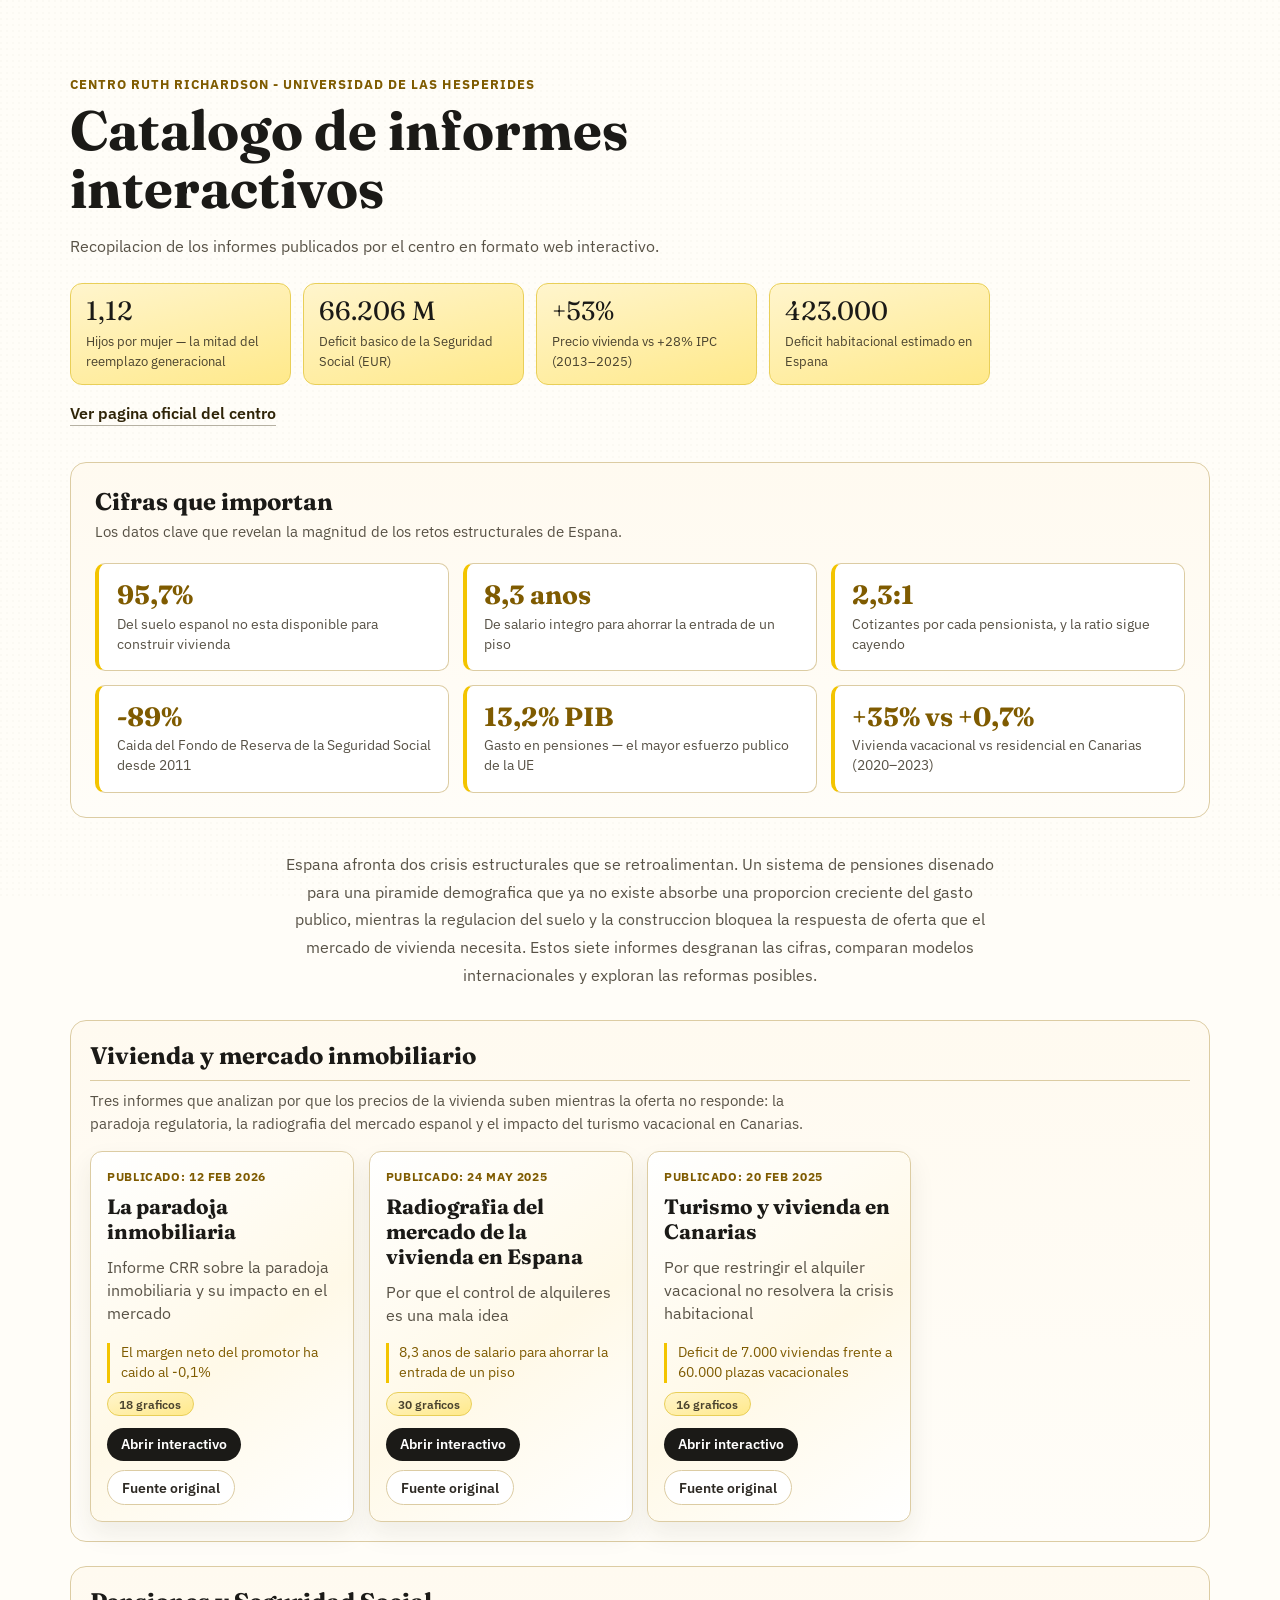
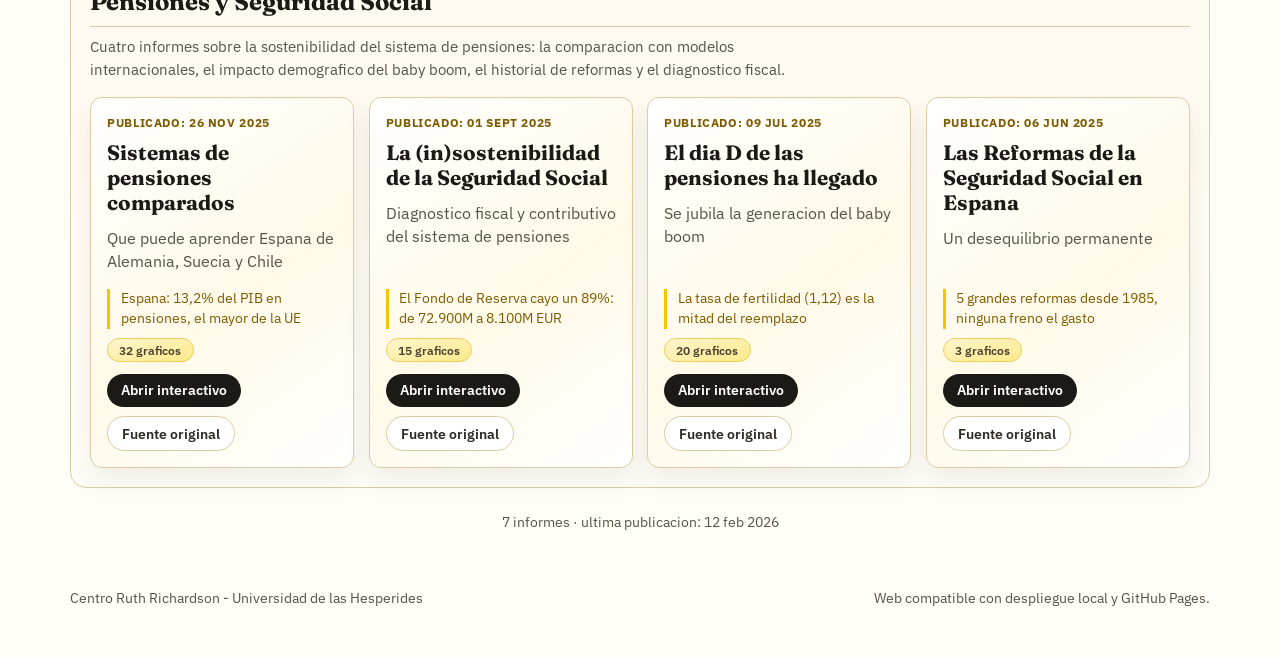
<file: index.html>
<!doctype html>
<html lang="es">
  <head>
    <meta charset="UTF-8" />
    <meta name="viewport" content="width=device-width, initial-scale=1.0" />
    <title>Centro Ruth Richardson | Catalogo de Informes</title>
    <meta
      name="description"
      content="Catalogo de informes interactivos del Centro Ruth Richardson de la Universidad de las Hesperides."
    />
    <link
      rel="icon"
      type="image/jpeg"
      sizes="32x32"
      href="https://hesperides.edu.es/wp-content/uploads/2024/04/cropped-favicon128x128_Mesa-de-trabajo-1-32x32.jpg"
    />
    <link rel="preconnect" href="https://fonts.googleapis.com" />
    <link rel="preconnect" href="https://fonts.gstatic.com" crossorigin />
    <link
      href="https://fonts.googleapis.com/css2?family=Fraunces:opsz,wght@9..144,400;9..144,600;9..144,700;9..144,900&family=IBM+Plex+Sans:wght@300;400;500;700&display=swap"
      rel="stylesheet"
    />
    <link rel="stylesheet" href="catalog.css" />
    <script defer src="catalog.js"></script>
  </head>
  <body>
    <div class="catalog-noise" aria-hidden="true"></div>

    <header class="catalog-hero">
      <p class="catalog-eyebrow">Centro Ruth Richardson - Universidad de las Hesperides</p>
      <h1>Catalogo de informes interactivos</h1>
      <p class="catalog-lead">
        Recopilacion de los informes publicados por el centro en formato web interactivo.
      </p>
      <div class="catalog-metrics" id="catalog-metrics"></div>
      <a
        class="catalog-link"
        href="https://hesperides.edu.es/centro-ruth-richardson/"
        target="_blank"
        rel="noopener noreferrer"
        >Ver pagina oficial del centro</a
      >
    </header>

    <section class="catalog-cifras">
      <div class="catalog-cifras-inner">
        <h2>Cifras que importan</h2>
        <p class="catalog-cifras-intro">Los datos clave que revelan la magnitud de los retos estructurales de Espana.</p>
        <div class="cifras-grid" id="cifras-grid"></div>
      </div>
    </section>

    <div class="catalog-narrative">
      <p>Espana afronta dos crisis estructurales que se retroalimentan. Un sistema de pensiones disenado para una piramide demografica que ya no existe absorbe una proporcion creciente del gasto publico, mientras la regulacion del suelo y la construccion bloquea la respuesta de oferta que el mercado de vivienda necesita. Estos siete informes desgranan las cifras, comparan modelos internacionales y exploran las reformas posibles.</p>
    </div>

    <main class="catalog-main">
      <section class="catalog-section" id="section-vivienda">
        <div class="catalog-head-row">
          <h2>Vivienda y mercado inmobiliario</h2>
        </div>
        <p class="section-intro">Tres informes que analizan por que los precios de la vivienda suben mientras la oferta no responde: la paradoja regulatoria, la radiografia del mercado espanol y el impacto del turismo vacacional en Canarias.</p>
        <div class="reports-grid" id="reports-grid-vivienda" aria-live="polite"></div>
      </section>

      <section class="catalog-section" id="section-pensiones">
        <div class="catalog-head-row">
          <h2>Pensiones y Seguridad Social</h2>
        </div>
        <p class="section-intro">Cuatro informes sobre la sostenibilidad del sistema de pensiones: la comparacion con modelos internacionales, el impacto demografico del baby boom, el historial de reformas y el diagnostico fiscal.</p>
        <div class="reports-grid" id="reports-grid-pensiones" aria-live="polite"></div>
      </section>

      <p id="catalog-status" class="catalog-status">Cargando catalogo...</p>
    </main>

    <footer class="catalog-footer">
      <p>Centro Ruth Richardson - Universidad de las Hesperides</p>
      <p>Web compatible con despliegue local y GitHub Pages.</p>
    </footer>
  </body>
</html>
</file>
<file: catalog.css>
:root {
  --bg: #fffdf8;
  --panel: #f7f1e3;
  --ink: #1b1a17;
  --muted: #585246;
  --line: #dccca3;
  --accent: #f3c400;
  --accent-deep: #7f5b00;
}

* {
  box-sizing: border-box;
}

html,
body {
  margin: 0;
  padding: 0;
  background: var(--bg);
  color: var(--ink);
  font-family: "IBM Plex Sans", sans-serif;
}

.catalog-noise {
  position: fixed;
  inset: 0;
  pointer-events: none;
  opacity: 0.14;
  background-image: radial-gradient(circle at 1px 1px, rgba(71, 59, 22, 0.14) 1px, transparent 0);
  background-size: 6px 6px;
}

/* ── Hero ── */

.catalog-hero {
  position: relative;
  z-index: 1;
  max-width: 1180px;
  margin: 0 auto;
  padding: 4.75rem 1.25rem 2.25rem;
}

.catalog-eyebrow {
  margin: 0;
  text-transform: uppercase;
  letter-spacing: 0.08em;
  font-size: 0.79rem;
  color: var(--accent-deep);
  font-weight: 700;
}

.catalog-hero h1 {
  margin: 0.65rem 0 0;
  font-family: "Fraunces", serif;
  font-size: clamp(2rem, 5vw, 3.45rem);
  line-height: 1.05;
  max-width: 18ch;
}

.catalog-lead {
  margin: 1rem 0 1.5rem;
  max-width: 65ch;
  color: var(--muted);
  line-height: 1.55;
}

.catalog-metrics {
  display: grid;
  grid-template-columns: repeat(4, minmax(120px, 1fr));
  gap: 0.75rem;
  max-width: 920px;
}

.metric-card {
  background: linear-gradient(165deg, #fff5cd 0%, #ffe98a 100%);
  border: 1px solid #e9cf58;
  border-radius: 12px;
  padding: 0.85rem 0.95rem;
}

.metric-kpi {
  display: block;
  font-family: "Fraunces", serif;
  font-size: 1.65rem;
  line-height: 1;
  margin-bottom: 0.4rem;
}

.metric-label {
  color: #4a432f;
  font-size: 0.84rem;
}

.catalog-link {
  display: inline-flex;
  margin-top: 1.15rem;
  color: #2f2408;
  text-decoration: none;
  border-bottom: 1px solid rgba(47, 36, 8, 0.35);
  padding-bottom: 0.12rem;
  font-weight: 600;
}

.catalog-link:hover {
  border-bottom-color: rgba(47, 36, 8, 0.8);
}

/* ── Cifras que importan ── */

.catalog-cifras {
  position: relative;
  z-index: 1;
  max-width: 1180px;
  margin: 0 auto;
  padding: 0 1.25rem 2rem;
}

.catalog-cifras-inner {
  background: linear-gradient(180deg, #fffaf0 0%, #fffdf8 100%);
  border: 1px solid var(--line);
  border-radius: 16px;
  padding: 1.5rem;
}

.catalog-cifras-inner h2 {
  margin: 0 0 0.25rem;
  font-family: "Fraunces", serif;
  font-size: 1.5rem;
}

.catalog-cifras-intro {
  margin: 0 0 1.25rem;
  color: var(--muted);
  font-size: 0.95rem;
  line-height: 1.5;
}

.cifras-grid {
  display: grid;
  grid-template-columns: repeat(3, 1fr);
  gap: 0.85rem;
}

.cifra-card {
  display: flex;
  flex-direction: column;
  gap: 0.35rem;
  padding: 1rem 1.1rem;
  border-radius: 10px;
  border: 1px solid var(--line);
  border-left: 4px solid var(--accent);
  background: #fff;
  text-decoration: none;
  color: inherit;
  transition: box-shadow 0.2s, border-color 0.2s;
}

.cifra-card:hover {
  box-shadow: 0 6px 18px rgba(57, 47, 20, 0.1);
  border-color: var(--accent);
}

.cifra-value {
  font-family: "Fraunces", serif;
  font-size: 1.65rem;
  font-weight: 700;
  line-height: 1.1;
  color: var(--accent-deep);
}

.cifra-text {
  color: var(--muted);
  font-size: 0.88rem;
  line-height: 1.4;
}

/* ── Narrative ── */

.catalog-narrative {
  position: relative;
  z-index: 1;
  max-width: 1180px;
  margin: 0 auto;
  padding: 0 1.25rem 2rem;
}

.catalog-narrative p {
  max-width: 72ch;
  margin: 0 auto;
  color: var(--muted);
  line-height: 1.7;
  font-size: 1.02rem;
  text-align: center;
}

/* ── Main / Sections ── */

.catalog-main {
  position: relative;
  z-index: 1;
  max-width: 1180px;
  margin: 0 auto;
  padding: 0 1.25rem 2.75rem;
  display: flex;
  flex-direction: column;
  gap: 1.5rem;
}

.catalog-section {
  background: linear-gradient(180deg, #fffaf0 0%, #fffdf8 100%);
  border: 1px solid var(--line);
  border-radius: 16px;
  padding: 1.2rem;
}

.catalog-head-row {
  display: flex;
  align-items: baseline;
  justify-content: space-between;
  gap: 0.8rem;
  margin-bottom: 0.5rem;
  border-bottom: 1px solid var(--line);
  padding-bottom: 0.65rem;
}

.catalog-head-row h2 {
  margin: 0;
  font-family: "Fraunces", serif;
  font-size: 1.5rem;
}

.section-intro {
  margin: 0 0 1rem;
  color: var(--muted);
  font-size: 0.93rem;
  line-height: 1.55;
  max-width: 80ch;
}

.catalog-status {
  margin: 0;
  color: var(--muted);
  font-size: 0.9rem;
  text-align: center;
}

/* ── Reports grid ── */

.reports-grid {
  display: grid;
  grid-template-columns: repeat(4, minmax(0, 1fr));
  gap: 0.9rem;
}

.report-card {
  display: flex;
  flex-direction: column;
  min-height: 280px;
  padding: 1rem;
  border-radius: 12px;
  border: 1px solid var(--line);
  background: linear-gradient(145deg, #fff 0%, #fff9e8 55%, #fff 100%);
  box-shadow: 0 12px 26px rgba(57, 47, 20, 0.08);
}

.report-date {
  margin: 0 0 0.6rem;
  font-size: 0.77rem;
  color: var(--accent-deep);
  font-weight: 700;
  text-transform: uppercase;
  letter-spacing: 0.05em;
}

.report-card h3 {
  margin: 0;
  font-family: "Fraunces", serif;
  font-size: 1.3rem;
  line-height: 1.22;
}

.report-subtitle {
  margin: 0.7rem 0 1rem;
  color: var(--muted);
  line-height: 1.45;
  flex-grow: 1;
}

.report-highlight {
  font-size: 0.88rem;
  color: var(--accent-deep);
  line-height: 1.4;
  margin: 0 0 0.6rem;
  padding-left: 0.65rem;
  border-left: 3px solid var(--accent);
}

.report-badge {
  display: inline-block;
  font-size: 0.76rem;
  font-weight: 600;
  color: #4a432f;
  background: linear-gradient(165deg, #fff5cd 0%, #ffe98a 100%);
  border: 1px solid #e9cf58;
  border-radius: 999px;
  padding: 0.2rem 0.7rem;
  margin-bottom: 0.75rem;
  align-self: flex-start;
}

.report-actions {
  display: flex;
  gap: 0.55rem;
  flex-wrap: wrap;
}

.btn {
  display: inline-flex;
  align-items: center;
  justify-content: center;
  gap: 0.4rem;
  border-radius: 999px;
  font-weight: 600;
  font-size: 0.88rem;
  text-decoration: none;
  padding: 0.48rem 0.88rem;
}

.btn-primary {
  background: var(--ink);
  color: #fff;
}

.btn-primary:hover {
  background: #000;
}

.btn-secondary {
  background: #fff;
  border: 1px solid var(--line);
  color: #2e2a24;
}

.btn-secondary:hover {
  border-color: #b8a16a;
}

/* ── Footer ── */

.catalog-footer {
  position: relative;
  z-index: 1;
  max-width: 1180px;
  margin: 0 auto;
  padding: 0 1.25rem 2.25rem;
  color: var(--muted);
  font-size: 0.86rem;
  display: flex;
  justify-content: space-between;
  gap: 1rem;
  flex-wrap: wrap;
}

/* ── Responsive ── */

@media (max-width: 1160px) {
  .reports-grid {
    grid-template-columns: repeat(3, minmax(0, 1fr));
  }
}

@media (max-width: 920px) {
  .reports-grid {
    grid-template-columns: repeat(2, minmax(0, 1fr));
  }

  .cifras-grid {
    grid-template-columns: repeat(2, 1fr);
  }
}

@media (max-width: 740px) {
  .catalog-hero {
    padding-top: 3.3rem;
  }

  .catalog-metrics {
    grid-template-columns: repeat(2, minmax(120px, 1fr));
    max-width: none;
  }

  .report-card {
    min-height: 0;
  }
}

@media (max-width: 620px) {
  .reports-grid {
    grid-template-columns: 1fr;
  }
}

@media (max-width: 480px) {
  .catalog-metrics {
    grid-template-columns: 1fr;
  }

  .cifras-grid {
    grid-template-columns: 1fr;
  }
}
</file>
